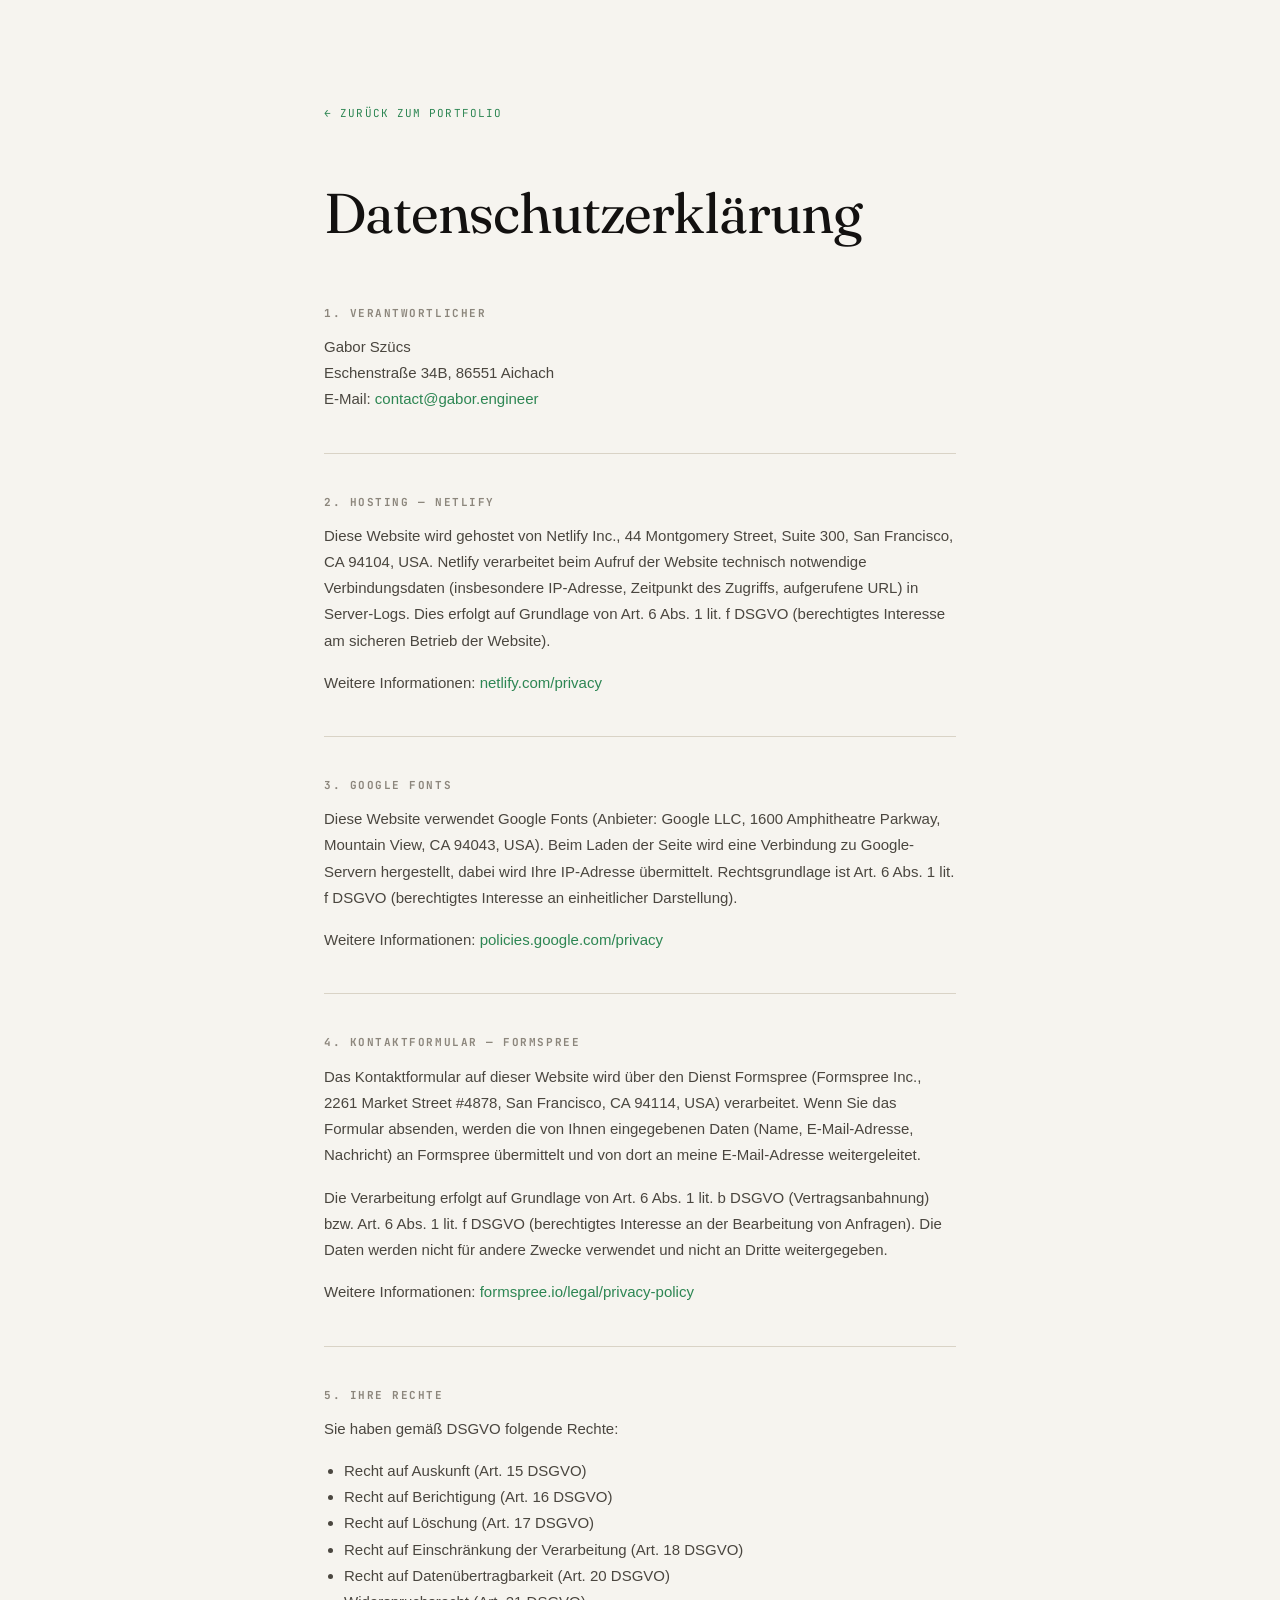
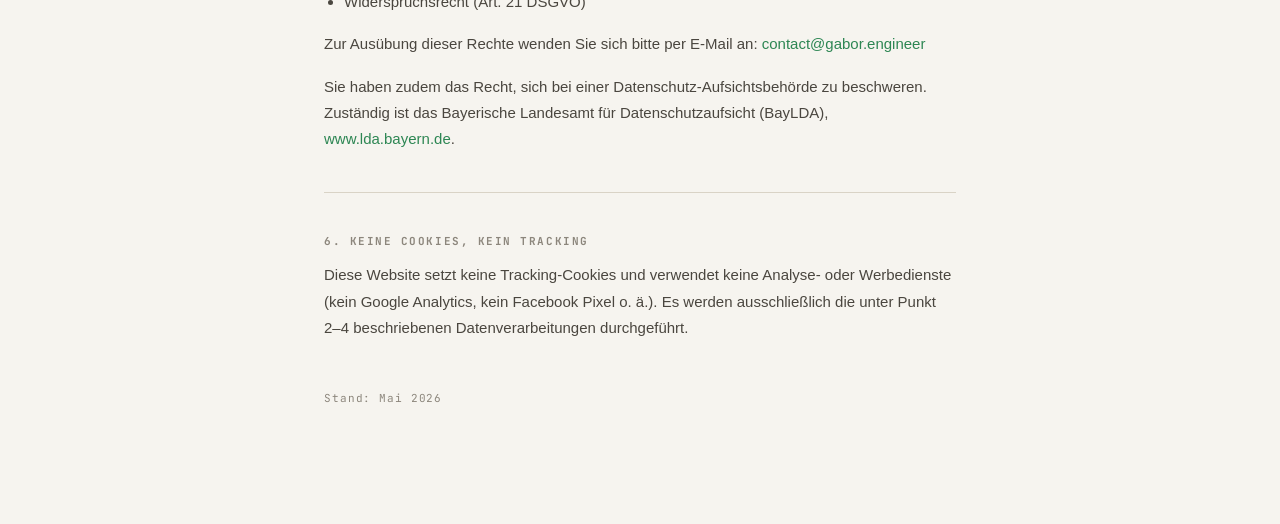
<file: datenschutz.html>
<!doctype html>
<html lang="de" data-theme="light">
<head>
  <meta charset="utf-8" />
  <meta name="viewport" content="width=device-width, initial-scale=1" />
  <title>Datenschutzerklärung — Gabor Szücs</title>
  <link rel="preconnect" href="https://fonts.googleapis.com" />
  <link rel="preconnect" href="https://fonts.gstatic.com" crossorigin />
  <link href="https://fonts.googleapis.com/css2?family=Fraunces:opsz,wght@9..144,300;9..144,400;9..144,700&family=Inter:wght@300;400;500;600&family=JetBrains+Mono:wght@400;500&display=swap" rel="stylesheet" />
  <link rel="stylesheet" href="pv2-styles.css" />
  <style>
    .legal-page { max-width: 680px; margin: 0 auto; padding: clamp(40px, 8vw, 100px) 24px; }
    .legal-page h1 { font-family: var(--serif); font-size: clamp(32px, 6vw, 56px); font-weight: 400; margin: 0 0 48px; letter-spacing: -0.02em; }
    .legal-page h2 { font-family: var(--mono); font-size: 11px; letter-spacing: 0.14em; text-transform: uppercase; color: var(--ink-mute); margin: 40px 0 12px; }
    .legal-page p { font-size: 15px; line-height: 1.75; color: var(--ink-soft); margin: 0 0 16px; }
    .legal-page ul { font-size: 15px; line-height: 1.75; color: var(--ink-soft); margin: 0 0 16px; padding-left: 20px; }
    .legal-page a { color: var(--accent); }
    .legal-back { display: inline-flex; align-items: center; gap: 8px; font-family: var(--mono); font-size: 11px; letter-spacing: 0.1em; text-transform: uppercase; color: var(--ink-mute); margin-bottom: 48px; transition: color .2s; }
    .legal-back:hover { color: var(--accent); }
    .legal-divider { border: none; border-top: 1px solid var(--rule); margin: 40px 0; }
  </style>
</head>
<body>
  <div class="legal-page">
    <a href="index.html" class="legal-back">← Zurück zum Portfolio</a>

    <h1>Datenschutz&shy;erklärung</h1>

    <h2>1. Verantwortlicher</h2>
    <p>
      Gabor Szücs<br />
      Eschenstraße 34B, 86551 Aichach<br />
      E-Mail: <a href="mailto:contact@gabor.engineer">contact@gabor.engineer</a>
    </p>

    <hr class="legal-divider" />

    <h2>2. Hosting — Netlify</h2>
    <p>
      Diese Website wird gehostet von Netlify Inc., 44 Montgomery Street, Suite 300, San Francisco, CA 94104, USA. Netlify verarbeitet beim Aufruf der Website technisch notwendige Verbindungsdaten (insbesondere IP-Adresse, Zeitpunkt des Zugriffs, aufgerufene URL) in Server-Logs. Dies erfolgt auf Grundlage von Art. 6 Abs. 1 lit. f DSGVO (berechtigtes Interesse am sicheren Betrieb der Website).
    </p>
    <p>
      Weitere Informationen: <a href="https://www.netlify.com/privacy/" target="_blank" rel="noopener">netlify.com/privacy</a>
    </p>

    <hr class="legal-divider" />

    <h2>3. Google Fonts</h2>
    <p>
      Diese Website verwendet Google Fonts (Anbieter: Google LLC, 1600 Amphitheatre Parkway, Mountain View, CA 94043, USA). Beim Laden der Seite wird eine Verbindung zu Google-Servern hergestellt, dabei wird Ihre IP-Adresse übermittelt. Rechtsgrundlage ist Art. 6 Abs. 1 lit. f DSGVO (berechtigtes Interesse an einheitlicher Darstellung).
    </p>
    <p>
      Weitere Informationen: <a href="https://policies.google.com/privacy" target="_blank" rel="noopener">policies.google.com/privacy</a>
    </p>

    <hr class="legal-divider" />

    <h2>4. Kontaktformular — Formspree</h2>
    <p>
      Das Kontaktformular auf dieser Website wird über den Dienst Formspree (Formspree Inc., 2261 Market Street #4878, San Francisco, CA 94114, USA) verarbeitet. Wenn Sie das Formular absenden, werden die von Ihnen eingegebenen Daten (Name, E-Mail-Adresse, Nachricht) an Formspree übermittelt und von dort an meine E-Mail-Adresse weitergeleitet.
    </p>
    <p>
      Die Verarbeitung erfolgt auf Grundlage von Art. 6 Abs. 1 lit. b DSGVO (Vertragsanbahnung) bzw. Art. 6 Abs. 1 lit. f DSGVO (berechtigtes Interesse an der Bearbeitung von Anfragen). Die Daten werden nicht für andere Zwecke verwendet und nicht an Dritte weitergegeben.
    </p>
    <p>
      Weitere Informationen: <a href="https://formspree.io/legal/privacy-policy" target="_blank" rel="noopener">formspree.io/legal/privacy-policy</a>
    </p>

    <hr class="legal-divider" />

    <h2>5. Ihre Rechte</h2>
    <p>Sie haben gemäß DSGVO folgende Rechte:</p>
    <ul>
      <li>Recht auf Auskunft (Art. 15 DSGVO)</li>
      <li>Recht auf Berichtigung (Art. 16 DSGVO)</li>
      <li>Recht auf Löschung (Art. 17 DSGVO)</li>
      <li>Recht auf Einschränkung der Verarbeitung (Art. 18 DSGVO)</li>
      <li>Recht auf Datenübertragbarkeit (Art. 20 DSGVO)</li>
      <li>Widerspruchsrecht (Art. 21 DSGVO)</li>
    </ul>
    <p>
      Zur Ausübung dieser Rechte wenden Sie sich bitte per E-Mail an: <a href="mailto:contact@gabor.engineer">contact@gabor.engineer</a>
    </p>
    <p>
      Sie haben zudem das Recht, sich bei einer Datenschutz-Aufsichtsbehörde zu beschweren. Zuständig ist das Bayerische Landesamt für Datenschutzaufsicht (BayLDA), <a href="https://www.lda.bayern.de" target="_blank" rel="noopener">www.lda.bayern.de</a>.
    </p>

    <hr class="legal-divider" />

    <h2>6. Keine Cookies, kein Tracking</h2>
    <p>
      Diese Website setzt keine Tracking-Cookies und verwendet keine Analyse- oder Werbedienste (kein Google Analytics, kein Facebook Pixel o. ä.). Es werden ausschließlich die unter Punkt 2–4 beschriebenen Datenverarbeitungen durchgeführt.
    </p>

    <p style="margin-top: 48px; font-family: var(--mono); font-size: 11px; color: var(--ink-mute); letter-spacing: 0.08em;">
      Stand: Mai 2026
    </p>
  </div>
</body>
</html>
</file>
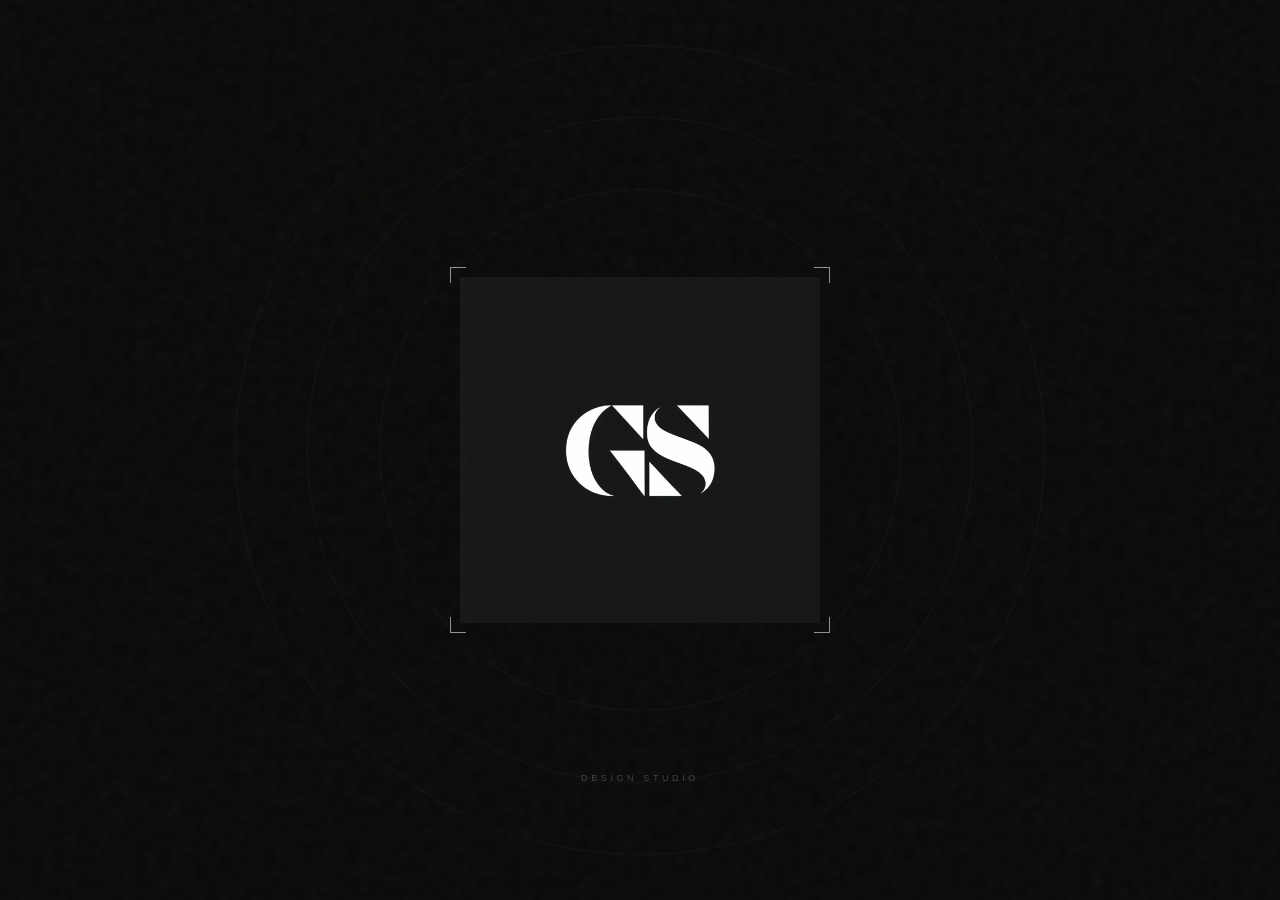
<file: gs_logo_animated.html>
<!DOCTYPE html>
<html lang="en">
<head>
<meta charset="UTF-8">
<meta name="viewport" content="width=device-width, initial-scale=1.0">
<title>GS</title>
<style>
  * { margin: 0; padding: 0; box-sizing: border-box; }

  body {
    background: #0a0a0a;
    display: flex;
    align-items: center;
    justify-content: center;
    min-height: 100vh;
    overflow: hidden;
  }

  .scene {
    position: relative;
    width: 100vmin;
    height: 100vmin;
    display: flex;
    align-items: center;
    justify-content: center;
  }

  .ring {
    position: absolute;
    border-radius: 50%;
    border: 1px solid rgba(255,255,255,0.045);
    animation: ringPulse 5s ease-in-out infinite;
  }
  .ring:nth-child(1) { width: 58%; height: 58%; animation-delay: 0s; }
  .ring:nth-child(2) { width: 74%; height: 74%; animation-delay: 0.5s; }
  .ring:nth-child(3) { width: 90%; height: 90%; animation-delay: 1s; }

  @keyframes ringPulse {
    0%, 100% { opacity: 0.4; transform: scale(1); }
    50% { opacity: 0.9; transform: scale(1.008); }
  }

  .logo-wrap {
    position: relative;
    width: 40%;
    animation: logoEntry 1.8s cubic-bezier(0.16, 1, 0.3, 1) 0.4s both;
  }

  @keyframes logoEntry {
    0% {
      opacity: 0;
      transform: scale(0.82) translateY(24px);
      filter: blur(16px);
    }
    55% { filter: blur(0px); }
    100% {
      opacity: 1;
      transform: scale(1) translateY(0);
      filter: blur(0px);
    }
  }

  .logo-wrap img {
    width: 100%;
    display: block;
    filter: invert(1);
    animation: logoBreathe 7s ease-in-out 2.2s infinite;
  }

  @keyframes logoBreathe {
    0%, 100% { transform: scale(1); filter: invert(1) drop-shadow(0 0 0px rgba(255,255,255,0)); }
    50% { transform: scale(1.014); filter: invert(1) drop-shadow(0 0 32px rgba(255,255,255,0.2)); }
  }

  .shimmer {
    position: absolute;
    inset: -10%;
    background: linear-gradient(
      115deg,
      transparent 25%,
      rgba(255,255,255,0.22) 50%,
      transparent 75%
    );
    background-size: 300% 100%;
    mix-blend-mode: overlay;
    pointer-events: none;
    border-radius: 4px;
    animation: shimmerSweep 4s ease-in-out 2s infinite;
    opacity: 0;
  }

  @keyframes shimmerSweep {
    0% { background-position: 220% 0; opacity: 0; }
    8% { opacity: 1; }
    55% { background-position: -120% 0; opacity: 1; }
    75% { opacity: 0; }
    100% { background-position: -120% 0; opacity: 0; }
  }

  .corner {
    position: absolute;
    width: 16px;
    height: 16px;
    opacity: 0;
    animation: cornerFade 0.5s ease-out forwards;
  }
  .corner--tl { top: -10px; left: -10px; border-top: 1px solid rgba(255,255,255,0.55); border-left: 1px solid rgba(255,255,255,0.55); animation-delay: 1.6s; }
  .corner--tr { top: -10px; right: -10px; border-top: 1px solid rgba(255,255,255,0.55); border-right: 1px solid rgba(255,255,255,0.55); animation-delay: 1.75s; }
  .corner--bl { bottom: -10px; left: -10px; border-bottom: 1px solid rgba(255,255,255,0.55); border-left: 1px solid rgba(255,255,255,0.55); animation-delay: 1.9s; }
  .corner--br { bottom: -10px; right: -10px; border-bottom: 1px solid rgba(255,255,255,0.55); border-right: 1px solid rgba(255,255,255,0.55); animation-delay: 2.05s; }

  @keyframes cornerFade {
    to { opacity: 1; }
  }

  .scanline {
    position: absolute;
    left: -12%;
    right: -12%;
    height: 1px;
    background: linear-gradient(90deg, transparent 0%, rgba(255,255,255,0.7) 50%, transparent 100%);
    top: 0;
    animation: scanDown 1.8s cubic-bezier(0.4, 0, 0.2, 1) 0.5s both;
    opacity: 0;
  }

  @keyframes scanDown {
    0% { top: -5%; opacity: 0; }
    8% { opacity: 1; }
    88% { opacity: 0.8; }
    100% { top: 105%; opacity: 0; }
  }

  .label {
    position: absolute;
    bottom: 13%;
    left: 50%;
    transform: translateX(-50%);
    letter-spacing: 0.4em;
    font-size: 9px;
    color: rgba(255,255,255,0.22);
    text-transform: uppercase;
    font-family: 'Helvetica Neue', Helvetica, Arial, sans-serif;
    white-space: nowrap;
    animation: labelFade 1.2s ease-out 2.4s both;
  }

  @keyframes labelFade {
    from { opacity: 0; letter-spacing: 0.7em; }
    to { opacity: 1; letter-spacing: 0.4em; }
  }

  .grain {
    position: fixed;
    inset: -60%;
    width: 220%;
    height: 220%;
    background-image: url("data:image/svg+xml,%3Csvg viewBox='0 0 200 200' xmlns='http://www.w3.org/2000/svg'%3E%3Cfilter id='n'%3E%3CfeTurbulence type='fractalNoise' baseFrequency='0.85' numOctaves='4' stitchTiles='stitch'/%3E%3C/filter%3E%3Crect width='100%25' height='100%25' filter='url(%23n)'/%3E%3C/svg%3E");
    opacity: 0.04;
    pointer-events: none;
    animation: grainMove 0.12s steps(3) infinite;
  }

  @keyframes grainMove {
    0% { transform: translate(0, 0) rotate(0deg); }
    33% { transform: translate(-1.5%, -1%) rotate(0.1deg); }
    66% { transform: translate(1%, 0.5%) rotate(-0.1deg); }
    100% { transform: translate(-0.5%, 1%) rotate(0.05deg); }
  }
</style>
</head>
<body>
<div class="grain"></div>
<div class="scene">
  <div class="ring"></div>
  <div class="ring"></div>
  <div class="ring"></div>

  <div class="logo-wrap">
    <div class="scanline"></div>
    <div class="corner corner--tl"></div>
    <div class="corner corner--tr"></div>
    <div class="corner corner--bl"></div>
    <div class="corner corner--br"></div>
    <img src="[data-uri]" alt="GS Logo" />
    <div class="shimmer"></div>
  </div>

  <div class="label">Design Studio</div>
</div>
</body>
</html>
</file>
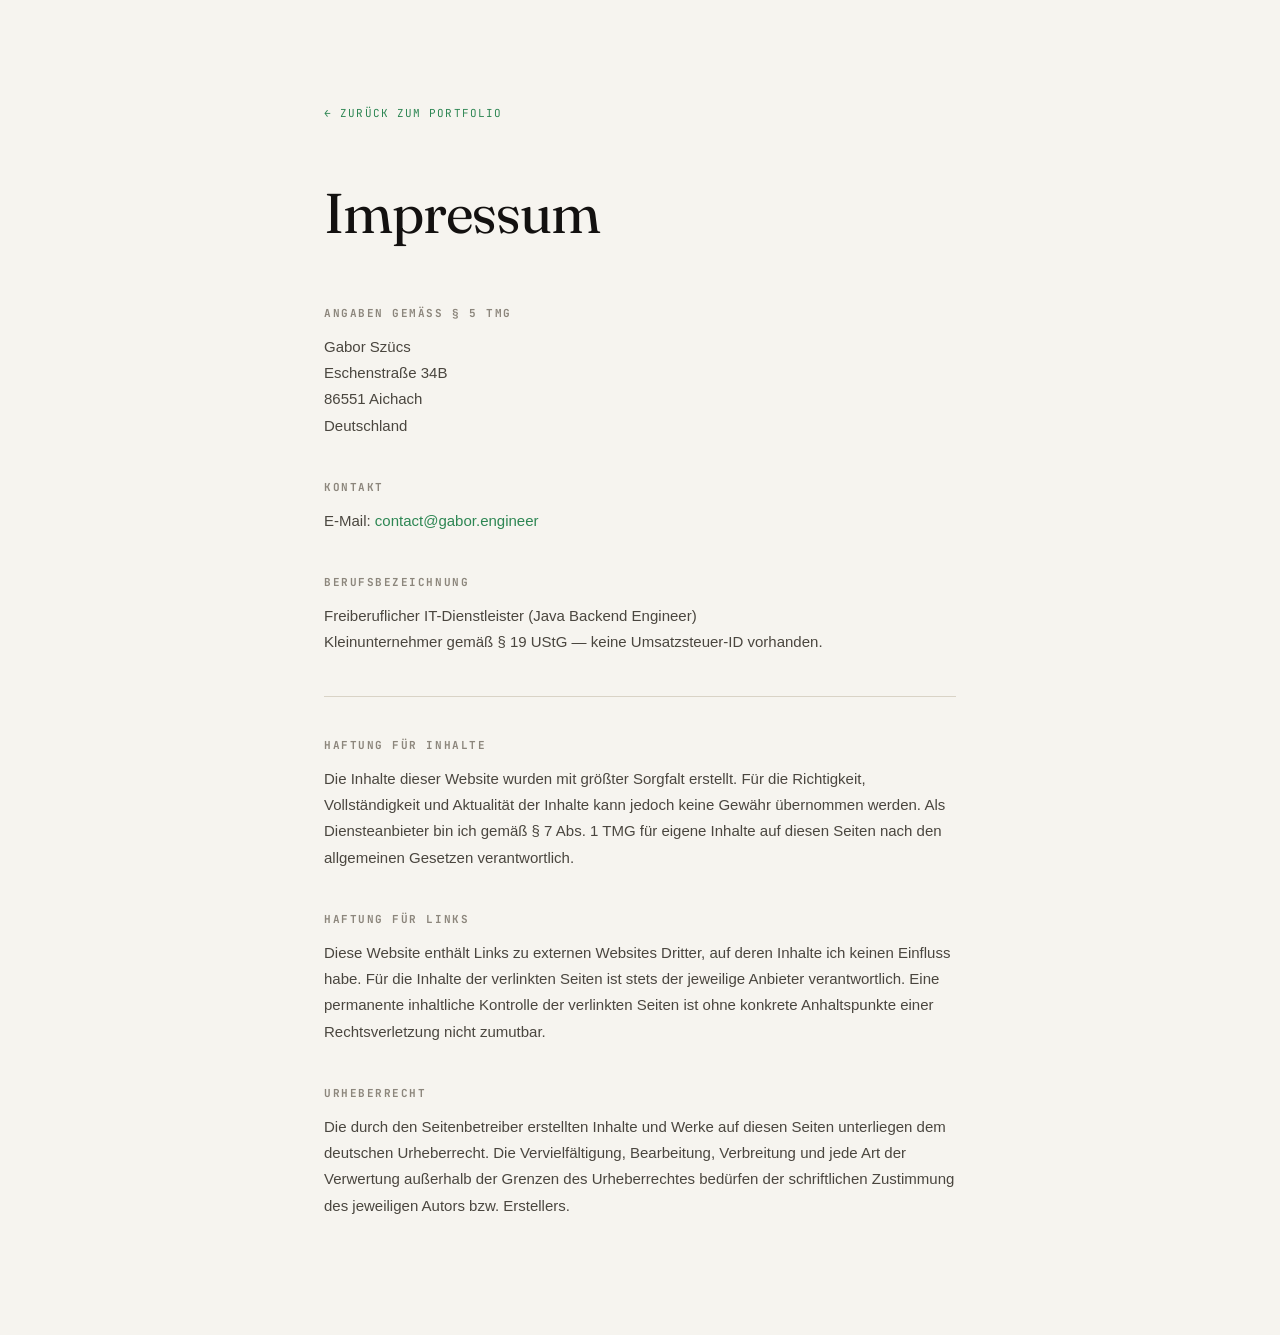
<file: impressum.html>
<!doctype html>
<html lang="de" data-theme="light">
<head>
  <meta charset="utf-8" />
  <meta name="viewport" content="width=device-width, initial-scale=1" />
  <title>Impressum — Gabor Szücs</title>
  <link rel="preconnect" href="https://fonts.googleapis.com" />
  <link rel="preconnect" href="https://fonts.gstatic.com" crossorigin />
  <link href="https://fonts.googleapis.com/css2?family=Fraunces:opsz,wght@9..144,300;9..144,400;9..144,700&family=Inter:wght@300;400;500;600&family=JetBrains+Mono:wght@400;500&display=swap" rel="stylesheet" />
  <link rel="stylesheet" href="pv2-styles.css" />
  <style>
    .legal-page { max-width: 680px; margin: 0 auto; padding: clamp(40px, 8vw, 100px) 24px; }
    .legal-page h1 { font-family: var(--serif); font-size: clamp(32px, 6vw, 56px); font-weight: 400; margin: 0 0 48px; letter-spacing: -0.02em; }
    .legal-page h2 { font-family: var(--mono); font-size: 11px; letter-spacing: 0.14em; text-transform: uppercase; color: var(--ink-mute); margin: 40px 0 12px; }
    .legal-page p { font-size: 15px; line-height: 1.75; color: var(--ink-soft); margin: 0 0 16px; }
    .legal-page a { color: var(--accent); }
    .legal-back { display: inline-flex; align-items: center; gap: 8px; font-family: var(--mono); font-size: 11px; letter-spacing: 0.1em; text-transform: uppercase; color: var(--ink-mute); margin-bottom: 48px; transition: color .2s; }
    .legal-back:hover { color: var(--accent); }
    .legal-divider { border: none; border-top: 1px solid var(--rule); margin: 40px 0; }
  </style>
</head>
<body>
  <div class="legal-page">
    <a href="index.html" class="legal-back">← Zurück zum Portfolio</a>

    <h1>Impressum</h1>

    <h2>Angaben gemäß § 5 TMG</h2>
    <p>
      Gabor Szücs<br />
      Eschenstraße 34B<br />
      86551 Aichach<br />
      Deutschland
    </p>

    <h2>Kontakt</h2>
    <p>
      E-Mail: <a href="mailto:contact@gabor.engineer">contact@gabor.engineer</a>
    </p>

    <h2>Berufsbezeichnung</h2>
    <p>
      Freiberuflicher IT-Dienstleister (Java Backend Engineer)<br />
      Kleinunternehmer gemäß § 19 UStG — keine Umsatzsteuer-ID vorhanden.
    </p>

    <hr class="legal-divider" />

    <h2>Haftung für Inhalte</h2>
    <p>
      Die Inhalte dieser Website wurden mit größter Sorgfalt erstellt. Für die Richtigkeit, Vollständigkeit und Aktualität der Inhalte kann jedoch keine Gewähr übernommen werden. Als Diensteanbieter bin ich gemäß § 7 Abs. 1 TMG für eigene Inhalte auf diesen Seiten nach den allgemeinen Gesetzen verantwortlich.
    </p>

    <h2>Haftung für Links</h2>
    <p>
      Diese Website enthält Links zu externen Websites Dritter, auf deren Inhalte ich keinen Einfluss habe. Für die Inhalte der verlinkten Seiten ist stets der jeweilige Anbieter verantwortlich. Eine permanente inhaltliche Kontrolle der verlinkten Seiten ist ohne konkrete Anhaltspunkte einer Rechtsverletzung nicht zumutbar.
    </p>

    <h2>Urheberrecht</h2>
    <p>
      Die durch den Seitenbetreiber erstellten Inhalte und Werke auf diesen Seiten unterliegen dem deutschen Urheberrecht. Die Vervielfältigung, Bearbeitung, Verbreitung und jede Art der Verwertung außerhalb der Grenzen des Urheberrechtes bedürfen der schriftlichen Zustimmung des jeweiligen Autors bzw. Erstellers.
    </p>
  </div>
</body>
</html>
</file>
<file: pv2-styles.css>
/* ───────────────────────────────────────────────
   Gabor Szücs — Portfolio v2
   Editorial Engineering: Fraunces + Hanken Grotesk + JetBrains Mono
   ─────────────────────────────────────────────── */

:root {
  --bg:        #f6f4ef;
  --bg-2:      #efece4;
  --ink:       #131110;
  --ink-soft:  #4a463f;
  --ink-mute:  #8c867c;
  --rule:      #d9d3c6;
  --paper:     #fbfaf6;
  --accent:    #2d8653;
  --accent-soft: #6ab890;

  --serif: 'Fraunces', 'Playfair Display', Georgia, serif;
  --sans:  'Hanken Grotesk', -apple-system, BlinkMacSystemFont, 'Segoe UI', sans-serif;
  --mono:  'JetBrains Mono', 'Menlo', monospace;

  --maxw: 1240px;
  --pad: clamp(20px, 4vw, 56px);
  --radius: 4px;

  --motion: 1;
}

html[data-theme="dark"] {
  --bg:        #0e0d0c;
  --bg-2:      #161412;
  --ink:       #f3efe7;
  --ink-soft:  #c9c2b3;
  --ink-mute:  #8a8273;
  --rule:      #2a2723;
  --paper:     #131110;
  --accent:    #4db87a;
  --accent-soft: #2d8653;
}

* { box-sizing: border-box; }
html, body { margin: 0; padding: 0; }
html { background: var(--bg); }
body {
  font-family: var(--sans);
  color: var(--ink);
  background: var(--bg);
  font-size: 16px;
  line-height: 1.55;
  -webkit-font-smoothing: antialiased;
  -moz-osx-font-smoothing: grayscale;
  overflow-x: hidden;
}
::selection { background: var(--accent); color: var(--paper); }
a { color: inherit; text-decoration: none; }

/* View transitions wipe for dark/light */
::view-transition-old(root),
::view-transition-new(root) { animation: none; mix-blend-mode: normal; }
::view-transition-old(root) { z-index: 1; }
::view-transition-new(root) { z-index: 2; }

/* ────── Layout ────── */
.shell { max-width: var(--maxw); margin: 0 auto; padding: 0 var(--pad); }

/* ────── Topbar ────── */
.topbar {
  position: sticky; top: 0; z-index: 50;
  display: flex; align-items: center; justify-content: space-between;
  padding: 18px var(--pad);
  background: color-mix(in oklab, var(--bg), transparent 15%);
  backdrop-filter: blur(10px);
  -webkit-backdrop-filter: blur(10px);
  border-bottom: 1px solid transparent;
  transition: border-color .3s;
}
.topbar.scrolled { border-bottom-color: var(--rule); }
.topbar-left { display: flex; align-items: center; gap: 14px; }
.topbar-logo-wrap {
  width: 38px; height: 38px;
  overflow: hidden; flex-shrink: 0;
}
.topbar-logo {
  width: 95px; height: 95px;
  margin: -28px;
  filter: var(--logo-filter, none);
}
html[data-theme="dark"] .topbar-logo { filter: invert(1); }
.topbar-name {
  font-family: var(--serif); font-weight: 500;
  font-size: 17px; letter-spacing: -0.01em;
}
.topbar-nav {
  display: flex; gap: 28px;
  font-family: var(--mono); font-size: 12px;
  text-transform: uppercase; letter-spacing: 0.08em;
  color: var(--ink-soft);
}
.topbar-nav a { position: relative; }
.topbar-nav a::after {
  content: ''; position: absolute; left: 0; right: 0; bottom: -4px;
  height: 1px; background: var(--accent);
  transform: scaleX(0); transform-origin: left;
  transition: transform .35s cubic-bezier(.2,.7,.2,1);
}
.topbar-nav a:hover::after { transform: scaleX(1); }
.topbar-right { display: flex; align-items: center; gap: 12px; }

.theme-toggle {
  width: 36px; height: 36px;
  display: grid; place-items: center;
  border: 1px solid var(--rule);
  border-radius: 999px;
  background: transparent;
  color: var(--ink);
  cursor: pointer;
  transition: background .2s, border-color .2s, transform .2s;
}
.theme-toggle:hover { background: var(--bg-2); border-color: var(--ink-mute); }
.theme-toggle:active { transform: scale(.92); }

/* ────── Issue strip ────── */
.issue-strip {
  display: flex; justify-content: space-between; align-items: baseline;
  padding: 14px 0;
  border-bottom: 1px solid var(--rule);
  font-family: var(--mono); font-size: 11px;
  letter-spacing: 0.12em; text-transform: uppercase;
  color: var(--ink-mute);
}
.issue-strip > span { white-space: nowrap; }

/* ────── Hero ────── */
.hero { padding: clamp(40px, 8vw, 100px) 0 clamp(48px, 9vw, 120px); position: relative; }
.hero-kicker {
  font-family: var(--mono); font-size: 12px; letter-spacing: 0.18em;
  text-transform: uppercase; color: var(--ink-mute);
  margin-bottom: 28px;
  display: flex; align-items: center; gap: 12px;
}
.hero-kicker::before {
  content: ''; width: 32px; height: 1px; background: var(--accent);
  display: inline-block;
}
.hero-title {
  font-family: var(--serif);
  font-weight: 400;
  font-size: clamp(48px, 9vw, 132px);
  line-height: 0.95;
  letter-spacing: -0.03em;
  margin: 0;
  font-variation-settings: "opsz" 144, "SOFT" 30;
}
.hero-title em {
  font-style: italic; font-weight: 300;
  color: var(--accent);
  font-variation-settings: "opsz" 144, "SOFT" 100;
}
.hero-grid {
  display: grid;
  grid-template-columns: 1.4fr 1fr;
  gap: clamp(24px, 5vw, 80px);
  margin-top: clamp(40px, 6vw, 72px);
  align-items: end;
}
.hero-lead {
  font-family: var(--serif);
  font-size: clamp(20px, 1.8vw, 26px);
  line-height: 1.4;
  font-weight: 300;
  letter-spacing: -0.01em;
  color: var(--ink-soft);
  max-width: 56ch;
}
.hero-lead .dropcap {
  float: left;
  font-size: 5.6em;
  line-height: 0.82;
  padding: 8px 14px 0 0;
  font-weight: 600;
  font-style: italic;
  color: var(--accent);
  font-variation-settings: "opsz" 144;
}
.hero-meta {
  font-family: var(--mono); font-size: 12px;
  color: var(--ink-mute); letter-spacing: 0.06em;
  display: grid; gap: 10px;
  border-left: 1px solid var(--rule);
  padding-left: 20px;
}
.hero-meta dt { color: var(--ink-mute); text-transform: uppercase; font-size: 10px; letter-spacing: 0.14em; }
.hero-meta dd { margin: 0 0 8px; color: var(--ink); font-size: 13px; }
.hero-meta .status-dot {
  display: inline-block; width: 8px; height: 8px; border-radius: 50%;
  background: #3aa76d; margin-right: 8px; vertical-align: middle;
  box-shadow: 0 0 0 0 rgba(58,167,109,.6);
  animation: pulse 2.4s infinite;
}
@keyframes pulse {
  0%, 100% { box-shadow: 0 0 0 0 rgba(58,167,109,.5); }
  50%      { box-shadow: 0 0 0 6px rgba(58,167,109,0); }
}

/* ────── Section header ────── */
.section { padding: clamp(60px, 9vw, 120px) 0; border-top: 1px solid var(--rule); }
.section-head {
  display: grid; grid-template-columns: 120px 1fr; gap: clamp(20px, 4vw, 60px);
  margin-bottom: clamp(40px, 5vw, 72px);
  align-items: baseline;
}
.section-num {
  font-family: var(--mono); font-size: 12px; letter-spacing: 0.16em;
  text-transform: uppercase; color: var(--ink-mute);
}
.section-title {
  font-family: var(--serif); font-weight: 400;
  font-size: clamp(32px, 5vw, 64px);
  line-height: 1.05; letter-spacing: -0.02em; margin: 0;
}
.section-title em { font-style: italic; color: var(--accent); font-weight: 300; }
.section-sub {
  font-family: var(--mono); font-size: 11px;
  letter-spacing: 0.12em; text-transform: uppercase;
  color: var(--ink-mute);
  margin-top: 8px;
}

/* ────── About ────── */
.about-grid {
  display: grid; grid-template-columns: 1fr 1.4fr; gap: clamp(28px, 5vw, 72px);
  align-items: start;
}
.about-photo {
  aspect-ratio: 4 / 5;
  background: var(--bg-2);
  border: 1px solid var(--rule);
  overflow: hidden;
  display: flex; align-items: flex-end; justify-content: center;
}
.about-portrait {
  width: 100%; height: 100%;
  object-fit: cover; object-position: center top;
  display: block;
}
.about-body { font-size: 17px; line-height: 1.65; max-width: 60ch; color: var(--ink-soft); }
.about-body p { margin: 0 0 1.1em; }
.about-body p:first-child::first-letter {
  font-family: var(--serif);
  font-size: 3.4em; font-weight: 500; font-style: italic;
  float: left; line-height: 0.82; padding: 6px 10px 0 0;
  color: var(--accent);
}
.about-body strong { color: var(--ink); font-weight: 600; }

/* ────── Projects ────── */
.projects { display: grid; gap: 0; }
.project {
  display: grid;
  grid-template-columns: 80px 1fr 1fr;
  gap: clamp(20px, 4vw, 56px);
  padding: clamp(36px, 5vw, 56px) 0;
  border-top: 1px solid var(--rule);
  align-items: start;
  position: relative;
  transition: background .35s;
}
.project:last-child { border-bottom: 1px solid var(--rule); }
.project:hover { background: color-mix(in oklab, var(--accent) 4%, transparent); }
.project-num {
  font-family: var(--serif);
  font-size: clamp(40px, 5vw, 64px);
  font-weight: 300; font-style: italic;
  color: var(--accent);
  line-height: 0.9;
  font-variation-settings: "opsz" 144;
}
.project-main h3 {
  font-family: var(--serif);
  font-size: clamp(24px, 3vw, 36px);
  font-weight: 500;
  line-height: 1.1;
  margin: 0 0 10px;
  letter-spacing: -0.015em;
}
.project-main .en-title {
  font-family: var(--mono); font-size: 11px;
  letter-spacing: 0.12em; text-transform: uppercase;
  color: var(--ink-mute); margin-bottom: 18px;
}
.project-main .stack {
  display: flex; flex-wrap: wrap; gap: 6px;
  margin-top: 20px;
}
.project-main .stack span {
  font-family: var(--mono); font-size: 11px;
  padding: 4px 9px;
  border: 1px solid var(--rule);
  border-radius: 999px;
  color: var(--ink-soft);
  background: var(--bg-2);
  transition: border-color .2s, color .2s, transform .2s;
}
.project-main .stack span:hover { border-color: var(--accent); color: var(--accent); }
.project-body ul {
  margin: 0; padding: 0; list-style: none;
  display: grid; gap: 12px;
  font-size: 15px; color: var(--ink-soft); line-height: 1.55;
}
.project-body li { padding-left: 22px; position: relative; }
.project-body li::before {
  content: ''; position: absolute; left: 0; top: 0.65em;
  width: 12px; height: 1px; background: var(--accent);
}

/* ────── Stack ────── */
.stack-grid {
  display: grid;
  grid-template-columns: repeat(auto-fill, minmax(260px, 1fr));
  gap: 1px;
  background: var(--rule);
  border: 1px solid var(--rule);
}
.stack-cat {
  background: var(--bg);
  padding: 24px 22px;
  transition: background .25s;
}
.stack-cat:hover { background: var(--bg-2); }
.stack-cat h4 {
  font-family: var(--mono); font-size: 11px;
  letter-spacing: 0.14em; text-transform: uppercase;
  color: var(--ink-mute); margin: 0 0 14px;
}
.stack-cat ul {
  margin: 0; padding: 0; list-style: none;
  display: flex; flex-wrap: wrap; gap: 6px 10px;
}
.stack-cat li {
  font-family: var(--serif); font-size: 16px; font-weight: 400;
  color: var(--ink);
  padding-right: 10px;
  position: relative;
}
.stack-cat li:not(:last-child)::after {
  content: '·'; position: absolute; right: 0; color: var(--ink-mute);
}

/* ────── Languages & Education ────── */
.lang-grid {
  display: grid; grid-template-columns: 1fr 1fr; gap: clamp(24px, 5vw, 72px);
}
.lang-block h4, .edu-block h4 {
  font-family: var(--mono); font-size: 11px;
  letter-spacing: 0.14em; text-transform: uppercase;
  color: var(--ink-mute); margin: 0 0 18px;
}
.lang-list { display: grid; gap: 14px; }
.lang-row {
  display: grid; grid-template-columns: 1fr auto; gap: 12px;
  padding-bottom: 14px; border-bottom: 1px solid var(--rule);
  align-items: baseline;
}
.lang-row .name { font-family: var(--serif); font-size: 22px; }
.lang-row .level {
  font-family: var(--mono); font-size: 11px;
  letter-spacing: 0.1em; text-transform: uppercase;
  color: var(--ink-mute);
}
.edu-card {
  padding: 22px;
  border: 1px solid var(--rule);
  background: var(--paper);
}
.edu-card .title { font-family: var(--serif); font-size: 22px; margin-bottom: 6px; }
.edu-card .org { color: var(--ink-soft); font-size: 14px; }
.edu-card .when { font-family: var(--mono); font-size: 11px; color: var(--ink-mute); margin-top: 12px; letter-spacing: 0.1em; }

/* ────── References ────── */
.ref-grid {
  display: grid; grid-template-columns: repeat(auto-fill, minmax(260px, 1fr));
  gap: 24px; margin-top: 8px;
}
.ref-card {
  padding: 28px; border: 1px solid var(--rule);
  background: var(--paper); display: flex; flex-direction: column; gap: 12px;
}
.ref-logo { height: 36px; width: auto; object-fit: contain; filter: var(--logo-filter, none); }
html[data-theme="dark"] .ref-logo { filter: invert(1); }
.ref-logo-placeholder {
  height: 36px; width: 36px; display: flex; align-items: center; justify-content: center;
  background: var(--accent); color: var(--paper);
  font-family: var(--mono); font-size: 12px; letter-spacing: 0.08em;
}
.ref-name { font-family: var(--serif); font-size: 22px; font-weight: 400; margin: 0; }
.ref-desc { font-size: 14px; color: var(--ink-soft); margin: 0; line-height: 1.6; flex: 1; }
.ref-link {
  font-family: var(--mono); font-size: 11px; letter-spacing: 0.08em;
  color: var(--accent); text-transform: uppercase;
  display: inline-flex; align-items: center; gap: 4px;
}
.ref-link:hover { text-decoration: underline; }

/* ────── Contact ────── */
.contact { padding: clamp(80px, 12vw, 160px) 0; }
.contact-layout {
  display: grid; grid-template-columns: 1fr 1fr;
  gap: clamp(40px, 6vw, 100px); align-items: start;
}
.contact-title {
  font-family: var(--serif); font-weight: 400;
  font-size: clamp(32px, 5vw, 64px);
  line-height: 1.05; letter-spacing: -0.02em;
  margin: 0 0 24px;
  font-variation-settings: "opsz" 72;
}
.contact-title em { font-style: italic; color: var(--accent); font-weight: 300; }
.contact-body {
  font-size: 15px; color: var(--ink-soft); line-height: 1.75;
  margin: 0 0 32px; max-width: 420px;
}
.contact-socials { display: flex; gap: 24px; flex-wrap: wrap; }
.contact-socials a {
  font-family: var(--mono); font-size: 11px; letter-spacing: 0.1em;
  text-transform: uppercase; color: var(--ink-mute);
  transition: color .2s;
}
.contact-socials a:hover { color: var(--accent); }

.contact-form {
  display: flex; flex-direction: column; gap: 20px;
  background: var(--paper); border: 1px solid var(--rule); padding: 36px;
}
.form-field { display: flex; flex-direction: column; gap: 8px; }
.form-field label {
  font-family: var(--mono); font-size: 10px; letter-spacing: 0.14em;
  text-transform: uppercase; color: var(--ink-mute);
}
.form-field input, .form-field textarea {
  font-family: var(--sans); font-size: 14px;
  background: var(--bg); color: var(--ink);
  border: 1px solid var(--rule); padding: 12px 14px;
  outline: none; resize: vertical;
  transition: border-color .2s;
  -webkit-appearance: none;
}
.form-field input::placeholder, .form-field textarea::placeholder { color: var(--ink-mute); }
.form-field input:focus, .form-field textarea:focus { border-color: var(--accent); }
.form-submit {
  font-family: var(--mono); font-size: 12px; letter-spacing: 0.1em;
  text-transform: uppercase; cursor: pointer;
  background: var(--ink); color: var(--bg);
  border: 1px solid var(--ink); padding: 14px 24px;
  display: inline-flex; align-items: center; gap: 10px;
  transition: background .2s, border-color .2s;
  align-self: flex-start;
}
.form-submit:hover:not(:disabled) { background: var(--accent); border-color: var(--accent); color: var(--paper); }
.form-submit:disabled { opacity: 0.5; cursor: not-allowed; }
.form-error { font-size: 13px; color: #c0392b; margin: 0; }

.contact-success {
  background: var(--paper); border: 1px solid var(--rule); padding: 48px 36px;
  text-align: center; display: flex; flex-direction: column; align-items: center; gap: 16px;
}
.contact-success-icon {
  width: 48px; height: 48px; border-radius: 50%;
  background: var(--accent); color: var(--paper);
  display: flex; align-items: center; justify-content: center;
  font-size: 20px;
}
.contact-success p { font-size: 15px; color: var(--ink-soft); margin: 0; }

@media (max-width: 700px) {
  .contact-layout { grid-template-columns: 1fr; }
  .contact-form { padding: 24px; }
}

/* ────── Footer ────── */
.footer {
  border-top: 1px solid var(--rule);
  padding: 32px 0 48px;
  display: flex; flex-wrap: wrap; gap: 16px; justify-content: space-between;
  font-family: var(--mono); font-size: 11px;
  letter-spacing: 0.1em; text-transform: uppercase;
  color: var(--ink-mute);
}

.footer-legal { display: flex; gap: 20px; }
.footer-legal a { color: var(--ink-mute); transition: color .2s; }
.footer-legal a:hover { color: var(--accent); }

/* ────── Cursor + magnet ────── */
.cursor-ring {
  position: fixed; top: 0; left: 0;
  width: 28px; height: 28px;
  border: 1px solid var(--accent);
  border-radius: 50%;
  transform: translate(-50%, -50%);
  pointer-events: none; z-index: 9000;
  transition: width .25s, height .25s, border-color .25s, background .25s;
  mix-blend-mode: difference;
  opacity: 0;
}
.cursor-ring.visible { opacity: 0.85; }
.cursor-ring.over-link { width: 52px; height: 52px; background: color-mix(in oklab, var(--accent) 30%, transparent); }
@media (hover: none) { .cursor-ring { display: none; } }

/* ────── Skip link (a11y) ────── */
.skip-link {
  position: fixed; top: 12px; left: 12px; z-index: 10000;
  background: var(--ink); color: var(--bg);
  padding: 10px 18px; border-radius: 4px;
  font-family: var(--mono); font-size: 12px; letter-spacing: 0.06em;
  text-decoration: none;
  transform: translateY(-150%); opacity: 0;
  transition: transform .2s ease, opacity .2s ease;
}
.skip-link:focus { transform: translateY(0); opacity: 1; outline: 2px solid var(--accent); outline-offset: 2px; }

/* ────── Reveal on scroll ────── */
.reveal { opacity: 0; transform: translateY(24px); transition: opacity .8s ease, transform .8s cubic-bezier(.2,.7,.2,1); }
.reveal.in { opacity: 1; transform: none; }

/* ────── Reduced motion: calm everything ────── */
@media (prefers-reduced-motion: reduce) {
  *, *::before, *::after {
    animation-duration: 0.001ms !important;
    animation-iteration-count: 1 !important;
    transition-duration: 0.001ms !important;
    scroll-behavior: auto !important;
  }
  .reveal { opacity: 1 !important; transform: none !important; }
  .status-dot { animation: none !important; }
  .intro-overlay { display: none !important; }
}

/* Mono-first mode */
html[data-mode="mono"] {
  --serif: var(--mono);
}
html[data-mode="mono"] .hero-title,
html[data-mode="mono"] .section-title,
html[data-mode="mono"] .contact-title,
html[data-mode="mono"] .project-main h3 {
  letter-spacing: -0.04em; font-weight: 500;
}

/* ────── Hero CTA ────── */
.hero-actions { margin-top: 32px; }
.hero-cta {
  display: inline-flex; align-items: center; gap: 10px;
  font-family: var(--mono); font-size: 12px; letter-spacing: 0.1em;
  text-transform: uppercase;
  background: var(--accent); color: var(--paper);
  padding: 14px 24px; border: 1px solid var(--accent);
  transition: background .2s, border-color .2s;
}
.hero-cta:hover { background: transparent; color: var(--accent); }

/* ────── Focus chips ────── */
.focus-chips { display: flex; flex-wrap: wrap; gap: 6px; margin: 0; }
.focus-chip {
  font-family: var(--mono); font-size: 10px; letter-spacing: 0.08em;
  text-transform: uppercase; padding: 3px 8px;
  border: 1px solid var(--rule); color: var(--ink-mute);
  background: var(--bg-2);
}

/* ────── Hamburger ────── */
.hamburger {
  display: none; background: none; border: none; cursor: pointer;
  padding: 6px; color: var(--ink);
}
.ham-icon { display: flex; flex-direction: column; gap: 5px; width: 22px; }
.ham-icon span {
  display: block; height: 1.5px; background: currentColor;
  transition: transform .25s, opacity .25s;
}
.ham-icon.open span:nth-child(1) { transform: translateY(6.5px) rotate(45deg); }
.ham-icon.open span:nth-child(2) { opacity: 0; }
.ham-icon.open span:nth-child(3) { transform: translateY(-6.5px) rotate(-45deg); }

/* ────── Mobile nav ────── */
.mobile-nav {
  position: absolute; top: 100%; left: 0; right: 0;
  background: var(--bg); border-bottom: 1px solid var(--rule);
  display: flex; flex-direction: column;
  padding: 16px 0; z-index: 40;
}
.mobile-nav a {
  padding: 14px 24px; font-family: var(--mono); font-size: 12px;
  letter-spacing: 0.1em; text-transform: uppercase; color: var(--ink);
  border-bottom: 1px solid var(--rule);
  transition: color .2s;
}
.mobile-nav a:last-child { border-bottom: none; }
.mobile-nav a:hover { color: var(--accent); }
.mobile-nav-cta {
  color: var(--accent) !important;
  font-weight: 600;
}

/* ────── Remotion: Hero Intro Overlay ────── */
.intro-overlay {
  position: fixed;
  inset: 0;
  z-index: 9999;
  background: #0e0d0c;
  opacity: 1;
  transition: opacity 0.7s ease;
  overflow: hidden;
}
@media (max-width: 700px) {
  .intro-overlay video { object-fit: contain !important; }
}
.intro-overlay.fading {
  opacity: 0;
  pointer-events: none;
}
.intro-overlay video {
  width: 100%;
  height: 100%;
  object-fit: cover;
  display: block;
}
.intro-skip {
  position: absolute;
  bottom: 32px;
  right: 32px;
  background: transparent;
  border: 1px solid rgba(243, 239, 231, 0.2);
  color: #c9c2b3;
  padding: 8px 20px;
  border-radius: 4px;
  cursor: pointer;
  font-family: var(--mono);
  font-size: 12px;
  letter-spacing: 0.08em;
  transition: border-color 0.2s, color 0.2s;
}
.intro-skip:hover {
  border-color: rgba(243, 239, 231, 0.45);
  color: #f3efe7;
}

/* ────── Remotion: System Diagram ────── */
.system-diagram-wrap {
  margin-bottom: 32px;
  margin-left: calc(50% - 50vw);
  width: 100vw;
  border-radius: 0;
  overflow: hidden;
  border-top: 1px solid var(--rule);
  border-bottom: 1px solid var(--rule);
  background: #0e0d0c;
}
.system-diagram-wrap video {
  width: 100%;
  display: block;
  height: auto;
}
.system-diagram-wrap .diagram-mobile { display: none; }

/* ────── Responsive ────── */
@media (max-width: 900px) {
  .shell { padding-left: 24px; padding-right: 24px; }
  .topbar-nav { display: none; }
  .hamburger { display: flex; }
  .hero-grid { grid-template-columns: 1fr; }
  .hero-meta { border-left: none; border-top: 1px solid var(--rule); padding-left: 16px; padding-top: 20px; }
  .hero-lead .dropcap {
    float: none; font-size: 1em; line-height: inherit;
    padding: 0 !important; font-weight: inherit; font-style: inherit;
    color: inherit; font-variation-settings: inherit;
  }
  .section-head { grid-template-columns: 1fr; }
  .about-grid { grid-template-columns: 1fr; }
  .about-photo { max-width: 320px; }
  .project { grid-template-columns: 60px 1fr; }
  .project-body { grid-column: 1 / -1; padding-left: 60px; }
  .lang-grid { grid-template-columns: 1fr; }
  .system-diagram-wrap .diagram-desktop { display: none; }
  .system-diagram-wrap .diagram-mobile { display: block; }
}
</file>
